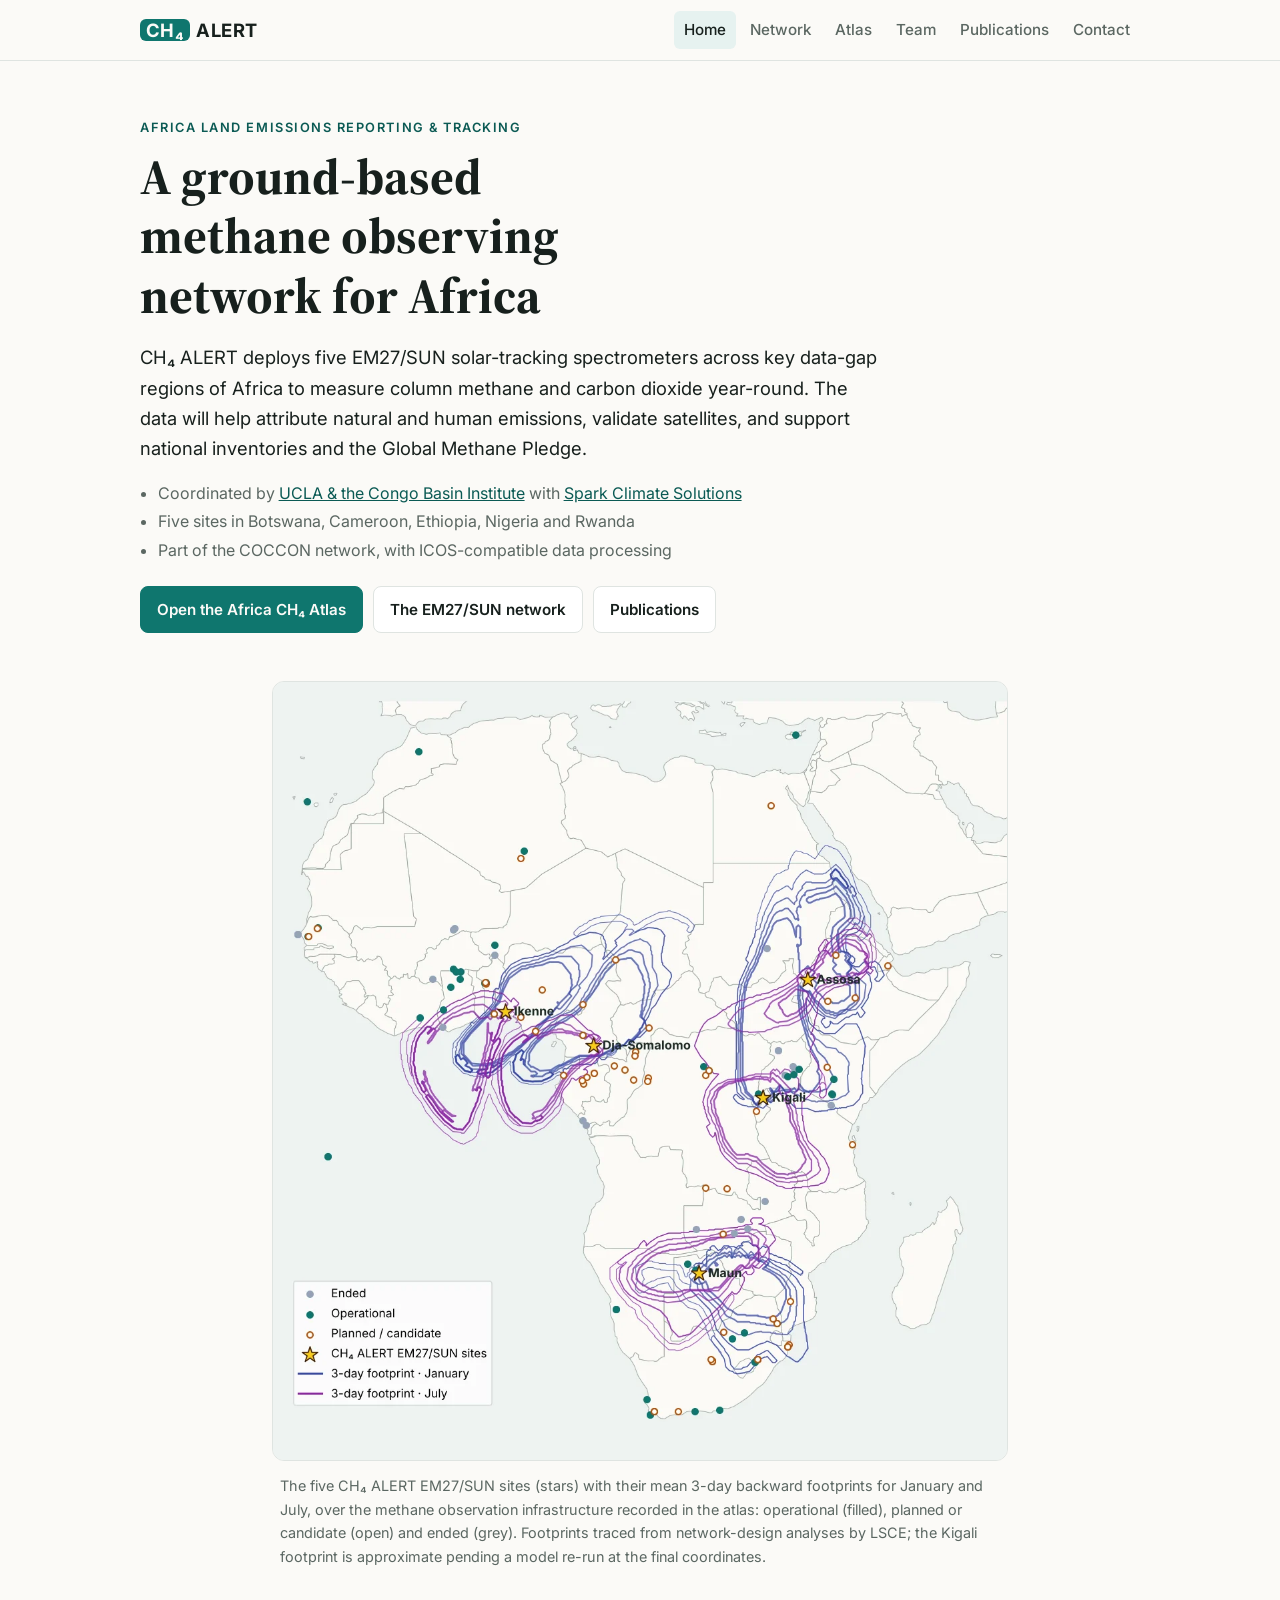
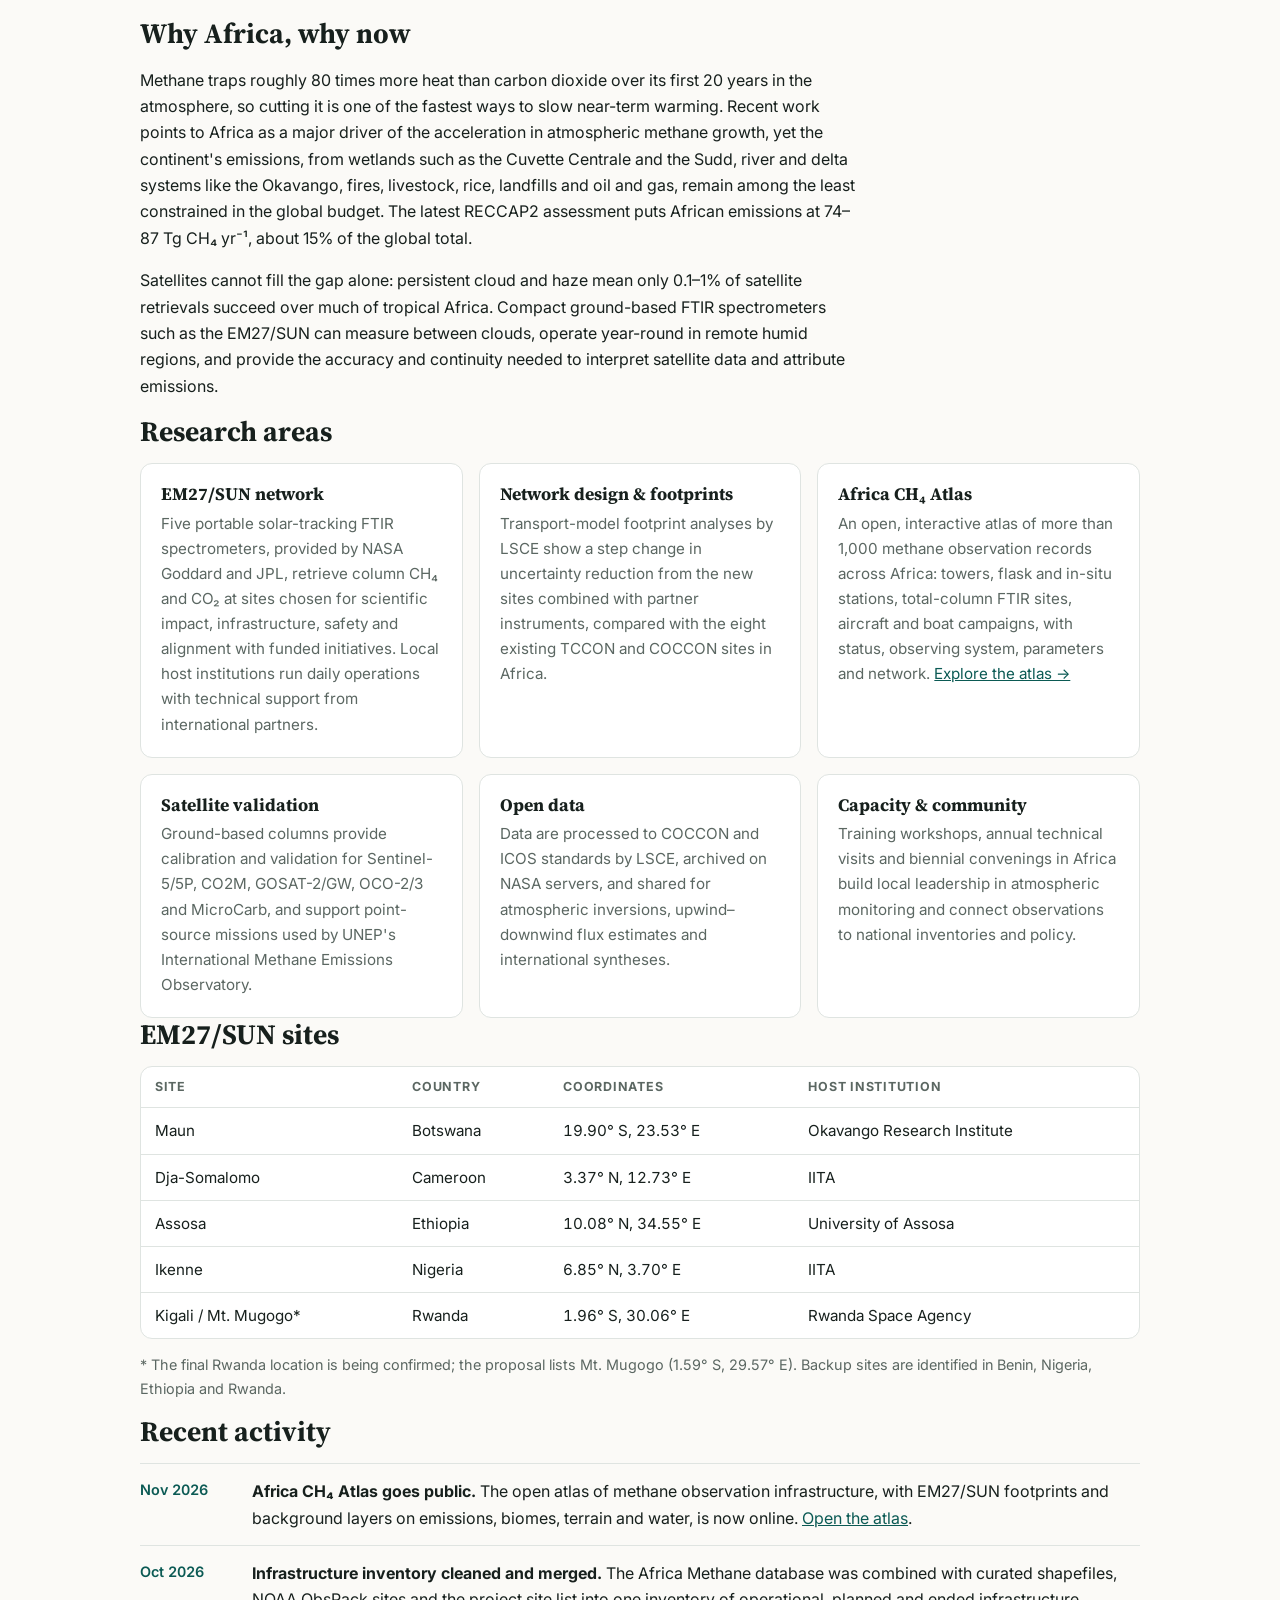
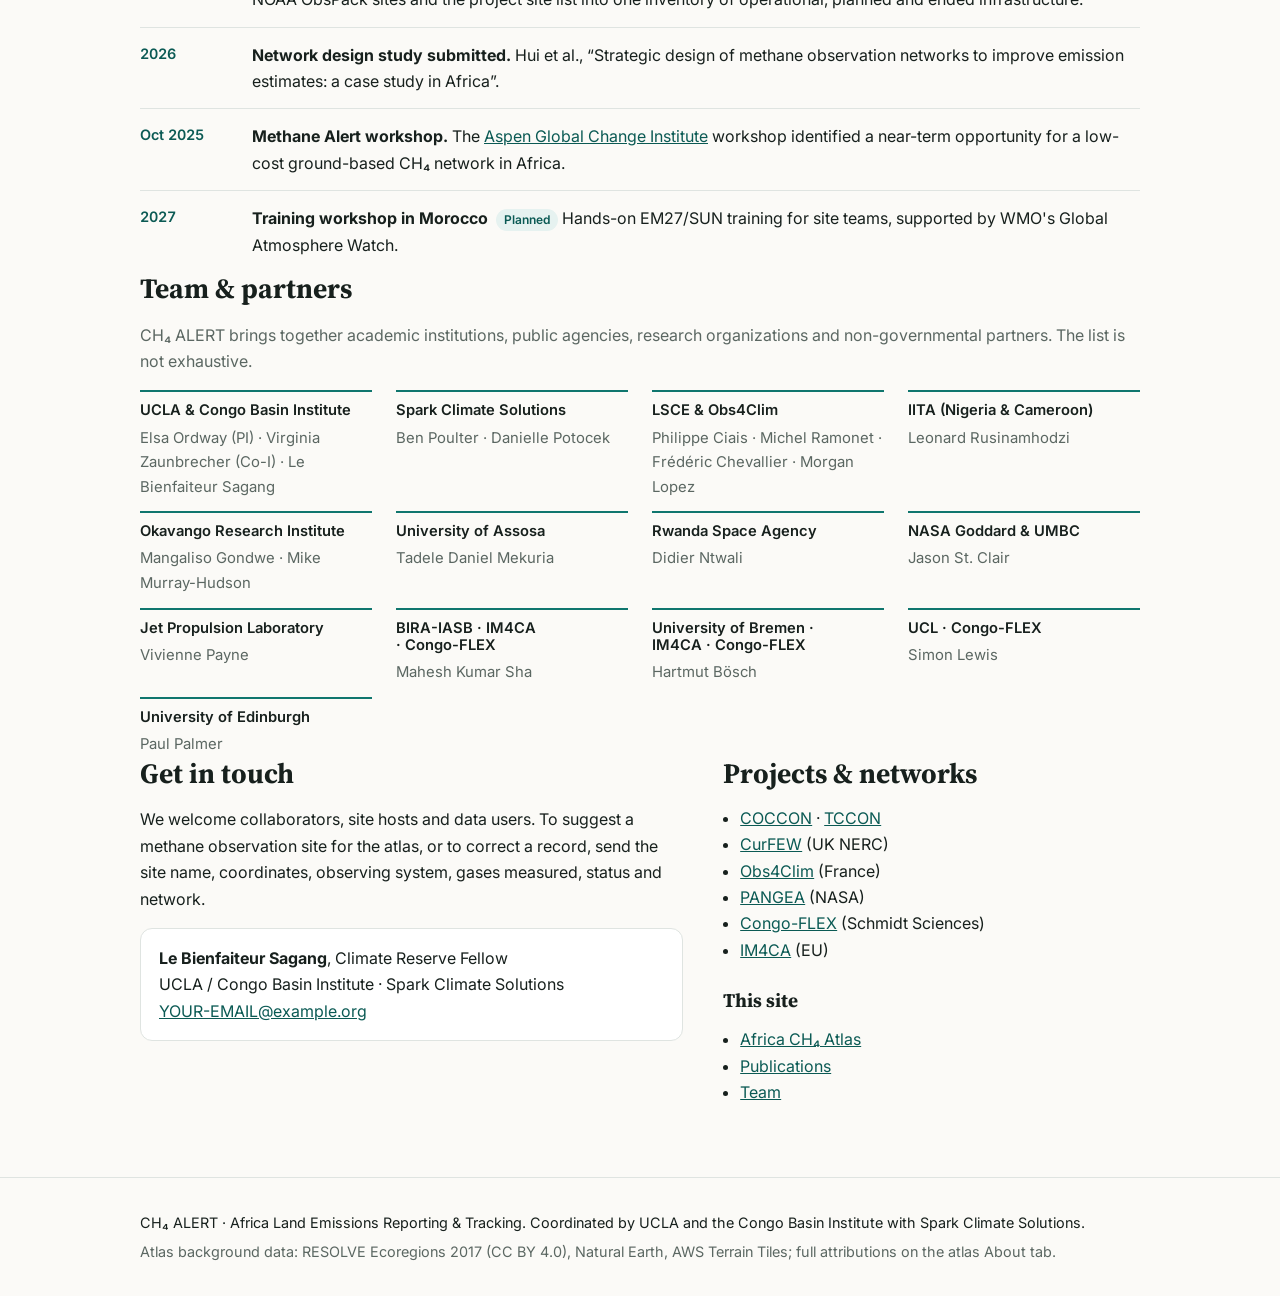
<file: index.html>
<!doctype html>
<html lang="en">
<head>
<meta charset="utf-8">
<meta name="viewport" content="width=device-width, initial-scale=1">
<title>CH₄ ALERT · Africa Land Emissions Reporting &amp; Tracking</title>
<meta name="description" content="CH₄ ALERT is building a ground-based methane observing network across Africa with EM27/SUN spectrometers, and an open atlas of methane observation infrastructure on the continent.">
<meta property="og:title" content="CH₄ ALERT · Africa Land Emissions Reporting & Tracking">
<meta property="og:description" content="A ground-based methane observing network for Africa, and an open atlas of methane observation infrastructure.">
<meta property="og:image" content="assets/og-image.png">
<link rel="icon" href="data:image/svg+xml,%3Csvg xmlns='http://www.w3.org/2000/svg' viewBox='0 0 32 32'%3E%3Ccircle cx='16' cy='16' r='15' fill='%230f766e'/%3E%3Ctext x='16' y='21' font-family='Arial' font-weight='700' font-size='13' fill='white' text-anchor='middle'%3ECH%E2%82%84%3C/text%3E%3C/svg%3E">
<link rel="preconnect" href="https://fonts.googleapis.com">
<link rel="preconnect" href="https://fonts.gstatic.com" crossorigin>
<link href="https://fonts.googleapis.com/css2?family=Source+Serif+4:opsz,wght@8..60,400;8..60,600;8..60,700&family=Inter:wght@400;500;600&display=swap" rel="stylesheet">
<link rel="stylesheet" href="style.css">
</head>
<body>
<a class="skip" href="#main">Skip to content</a>

<header class="site-head">
  <div class="wrap head-row">
    <a class="logo" href="index.html"><span class="mark">CH₄</span> ALERT</a>
    <nav aria-label="Main">
      <a href="index.html" aria-current="page">Home</a>
      <a href="#network">Network</a>
      <a href="atlas/index.html">Atlas</a>
      <a href="#team">Team</a>
      <a href="publications.html">Publications</a>
      <a href="#contact">Contact</a>
    </nav>
  </div>
</header>

<main id="main">

<section class="hero wrap">
  <p class="eyebrow">Africa Land Emissions Reporting &amp; Tracking</p>
  <h1>A ground-based methane observing network for Africa</h1>
  <p class="lead">CH₄ ALERT deploys five EM27/SUN solar-tracking spectrometers across key data-gap regions of Africa to measure column methane and carbon dioxide year-round. The data will help attribute natural and human emissions, validate satellites, and support national inventories and the Global Methane Pledge.</p>
  <ul class="facts">
    <li>Coordinated by <a href="https://www.cbi.ucla.edu/" target="_blank" rel="noopener">UCLA &amp; the Congo Basin Institute</a> with <a href="https://www.sparkclimate.org/" target="_blank" rel="noopener">Spark Climate Solutions</a></li>
    <li>Five sites in Botswana, Cameroon, Ethiopia, Nigeria and Rwanda</li>
    <li>Part of the COCCON network, with ICOS-compatible data processing</li>
  </ul>
  <div class="cta">
    <a class="btn primary" href="atlas/index.html">Open the Africa CH₄ Atlas</a>
    <a class="btn" href="#network">The EM27/SUN network</a>
    <a class="btn" href="publications.html">Publications</a>
  </div>
</section>

<figure class="feature wrap">
  <a href="atlas/index.html"><img src="assets/network-map.webp" width="1100" height="1166" alt="Map of Africa showing the five CH₄ ALERT EM27/SUN sites as stars, their 3-day atmospheric footprints for January and July as contour lines, and other operational, planned and ended methane observation sites as dots."></a>
  <figcaption>The five CH₄ ALERT EM27/SUN sites (stars) with their mean 3-day backward footprints for January and July, over the methane observation infrastructure recorded in the atlas: operational (filled), planned or candidate (open) and ended (grey). Footprints traced from network-design analyses by LSCE; the Kigali footprint is approximate pending a model re-run at the final coordinates.</figcaption>
</figure>

<section class="wrap prose" id="overview">
  <h2>Why Africa, why now</h2>
  <p>Methane traps roughly 80 times more heat than carbon dioxide over its first 20 years in the atmosphere, so cutting it is one of the fastest ways to slow near-term warming. Recent work points to Africa as a major driver of the acceleration in atmospheric methane growth, yet the continent's emissions, from wetlands such as the Cuvette Centrale and the Sudd, river and delta systems like the Okavango, fires, livestock, rice, landfills and oil and gas, remain among the least constrained in the global budget. The latest RECCAP2 assessment puts African emissions at 74–87 Tg CH₄ yr⁻¹, about 15% of the global total.</p>
  <p>Satellites cannot fill the gap alone: persistent cloud and haze mean only 0.1–1% of satellite retrievals succeed over much of tropical Africa. Compact ground-based FTIR spectrometers such as the EM27/SUN can measure between clouds, operate year-round in remote humid regions, and provide the accuracy and continuity needed to interpret satellite data and attribute emissions.</p>
</section>

<section class="wrap" id="network">
  <h2>Research areas</h2>
  <div class="cards">
    <article class="card">
      <h3>EM27/SUN network</h3>
      <p>Five portable solar-tracking FTIR spectrometers, provided by NASA Goddard and JPL, retrieve column CH₄ and CO₂ at sites chosen for scientific impact, infrastructure, safety and alignment with funded initiatives. Local host institutions run daily operations with technical support from international partners.</p>
    </article>
    <article class="card">
      <h3>Network design &amp; footprints</h3>
      <p>Transport-model footprint analyses by LSCE show a step change in uncertainty reduction from the new sites combined with partner instruments, compared with the eight existing TCCON and COCCON sites in Africa.</p>
    </article>
    <article class="card">
      <h3>Africa CH₄ Atlas</h3>
      <p>An open, interactive atlas of more than 1,000 methane observation records across Africa: towers, flask and in-situ stations, total-column FTIR sites, aircraft and boat campaigns, with status, observing system, parameters and network. <a href="atlas/index.html">Explore the atlas →</a></p>
    </article>
    <article class="card">
      <h3>Satellite validation</h3>
      <p>Ground-based columns provide calibration and validation for Sentinel-5/5P, CO2M, GOSAT-2/GW, OCO-2/3 and MicroCarb, and support point-source missions used by UNEP's International Methane Emissions Observatory.</p>
    </article>
    <article class="card">
      <h3>Open data</h3>
      <p>Data are processed to COCCON and ICOS standards by LSCE, archived on NASA servers, and shared for atmospheric inversions, upwind–downwind flux estimates and international syntheses.</p>
    </article>
    <article class="card">
      <h3>Capacity &amp; community</h3>
      <p>Training workshops, annual technical visits and biennial convenings in Africa build local leadership in atmospheric monitoring and connect observations to national inventories and policy.</p>
    </article>
  </div>
</section>

<section class="wrap" id="sites">
  <h2>EM27/SUN sites</h2>
  <div class="table-wrap">
    <table>
      <thead><tr><th>Site</th><th>Country</th><th>Coordinates</th><th>Host institution</th></tr></thead>
      <tbody>
        <tr><td>Maun</td><td>Botswana</td><td class="num">19.90° S, 23.53° E</td><td>Okavango Research Institute</td></tr>
        <tr><td>Dja-Somalomo</td><td>Cameroon</td><td class="num">3.37° N, 12.73° E</td><td>IITA</td></tr>
        <tr><td>Assosa</td><td>Ethiopia</td><td class="num">10.08° N, 34.55° E</td><td>University of Assosa</td></tr>
        <tr><td>Ikenne</td><td>Nigeria</td><td class="num">6.85° N, 3.70° E</td><td>IITA</td></tr>
        <tr><td>Kigali / Mt. Mugogo*</td><td>Rwanda</td><td class="num">1.96° S, 30.06° E</td><td>Rwanda Space Agency</td></tr>
      </tbody>
    </table>
  </div>
  <p class="note">* The final Rwanda location is being confirmed; the proposal lists Mt. Mugogo (1.59° S, 29.57° E). Backup sites are identified in Benin, Nigeria, Ethiopia and Rwanda.</p>
</section>

<section class="wrap" id="news">
  <h2>Recent activity</h2>
  <ul class="news">
    <li><span class="date">Nov 2026</span><div><b>Africa CH₄ Atlas goes public.</b> The open atlas of methane observation infrastructure, with EM27/SUN footprints and background layers on emissions, biomes, terrain and water, is now online. <a href="atlas/index.html">Open the atlas</a>.</div></li>
    <li><span class="date">Oct 2026</span><div><b>Infrastructure inventory cleaned and merged.</b> The Africa Methane database was combined with curated shapefiles, NOAA ObsPack sites and the project site list into one inventory of operational, planned and ended infrastructure.</div></li>
    <li><span class="date">2026</span><div><b>Network design study submitted.</b> Hui et al., “Strategic design of methane observation networks to improve emission estimates: a case study in Africa”.</div></li>
    <li><span class="date">Oct 2025</span><div><b>Methane Alert workshop.</b> The <a href="https://www.agci.org/" target="_blank" rel="noopener">Aspen Global Change Institute</a> workshop identified a near-term opportunity for a low-cost ground-based CH₄ network in Africa.</div></li>
    <li><span class="date">2027</span><div><b>Training workshop in Morocco</b> <span class="tag">Planned</span> Hands-on EM27/SUN training for site teams, supported by WMO's Global Atmosphere Watch.</div></li>
  </ul>
</section>

<section class="wrap" id="team">
  <h2>Team &amp; partners</h2>
  <p class="muted">CH₄ ALERT brings together academic institutions, public agencies, research organizations and non-governmental partners. The list is not exhaustive.</p>
  <div class="team">
    <div><h3>UCLA &amp; Congo Basin Institute</h3><p>Elsa Ordway (PI) · Virginia Zaunbrecher (Co-I) · Le Bienfaiteur Sagang</p></div>
    <div><h3>Spark Climate Solutions</h3><p>Ben Poulter · Danielle Potocek</p></div>
    <div><h3>LSCE &amp; Obs4Clim</h3><p>Philippe Ciais · Michel Ramonet · Frédéric Chevallier · Morgan Lopez</p></div>
    <div><h3>IITA (Nigeria &amp; Cameroon)</h3><p>Leonard Rusinamhodzi</p></div>
    <div><h3>Okavango Research Institute</h3><p>Mangaliso Gondwe · Mike Murray-Hudson</p></div>
    <div><h3>University of Assosa</h3><p>Tadele Daniel Mekuria</p></div>
    <div><h3>Rwanda Space Agency</h3><p>Didier Ntwali</p></div>
    <div><h3>NASA Goddard &amp; UMBC</h3><p>Jason St. Clair</p></div>
    <div><h3>Jet Propulsion Laboratory</h3><p>Vivienne Payne</p></div>
    <div><h3>BIRA-IASB · IM4CA · Congo-FLEX</h3><p>Mahesh Kumar Sha</p></div>
    <div><h3>University of Bremen · IM4CA · Congo-FLEX</h3><p>Hartmut Bösch</p></div>
    <div><h3>UCL · Congo-FLEX</h3><p>Simon Lewis</p></div>
    <div><h3>University of Edinburgh</h3><p>Paul Palmer</p></div>
  </div>
</section>

<section class="wrap split" id="contact">
  <div>
    <h2>Get in touch</h2>
    <p>We welcome collaborators, site hosts and data users. To suggest a methane observation site for the atlas, or to correct a record, send the site name, coordinates, observing system, gases measured, status and network.</p>
    <p class="contact"><b>Le Bienfaiteur Sagang</b>, Climate Reserve Fellow<br>UCLA / Congo Basin Institute · Spark Climate Solutions<br><a href="mailto:YOUR-EMAIL@example.org">YOUR-EMAIL@example.org</a></p>
  </div>
  <div>
    <h2>Projects &amp; networks</h2>
    <ul class="links">
      <li><a href="https://www.coccon.kit.edu/" target="_blank" rel="noopener">COCCON</a> · <a href="https://www.tccon.caltech.edu/" target="_blank" rel="noopener">TCCON</a></li>
      <li><a href="https://sites.google.com/view/palmer-group/home/current-science" target="_blank" rel="noopener">CurFEW</a> (UK NERC)</li>
      <li><a href="https://www.obs4clim.fr/" target="_blank" rel="noopener">Obs4Clim</a> (France)</li>
      <li><a href="https://tropicalforestscoping.com/" target="_blank" rel="noopener">PANGEA</a> (NASA)</li>
      <li><a href="https://www.schmidtsciences.org/vicc/" target="_blank" rel="noopener">Congo-FLEX</a> (Schmidt Sciences)</li>
      <li><a href="https://im4ca.eu/" target="_blank" rel="noopener">IM4CA</a> (EU)</li>
    </ul>
    <h2 class="sub">This site</h2>
    <ul class="links">
      <li><a href="atlas/index.html">Africa CH₄ Atlas</a></li>
      <li><a href="publications.html">Publications</a></li>
      <li><a href="#team">Team</a></li>
    </ul>
  </div>
</section>

</main>

<footer class="site-foot">
  <div class="wrap">
    <p>CH₄ ALERT · Africa Land Emissions Reporting &amp; Tracking. Coordinated by UCLA and the Congo Basin Institute with Spark Climate Solutions.</p>
    <p class="muted">Atlas background data: RESOLVE Ecoregions 2017 (CC BY 4.0), Natural Earth, AWS Terrain Tiles; full attributions on the atlas About tab.</p>
  </div>
</footer>
</body>
</html>
</file>
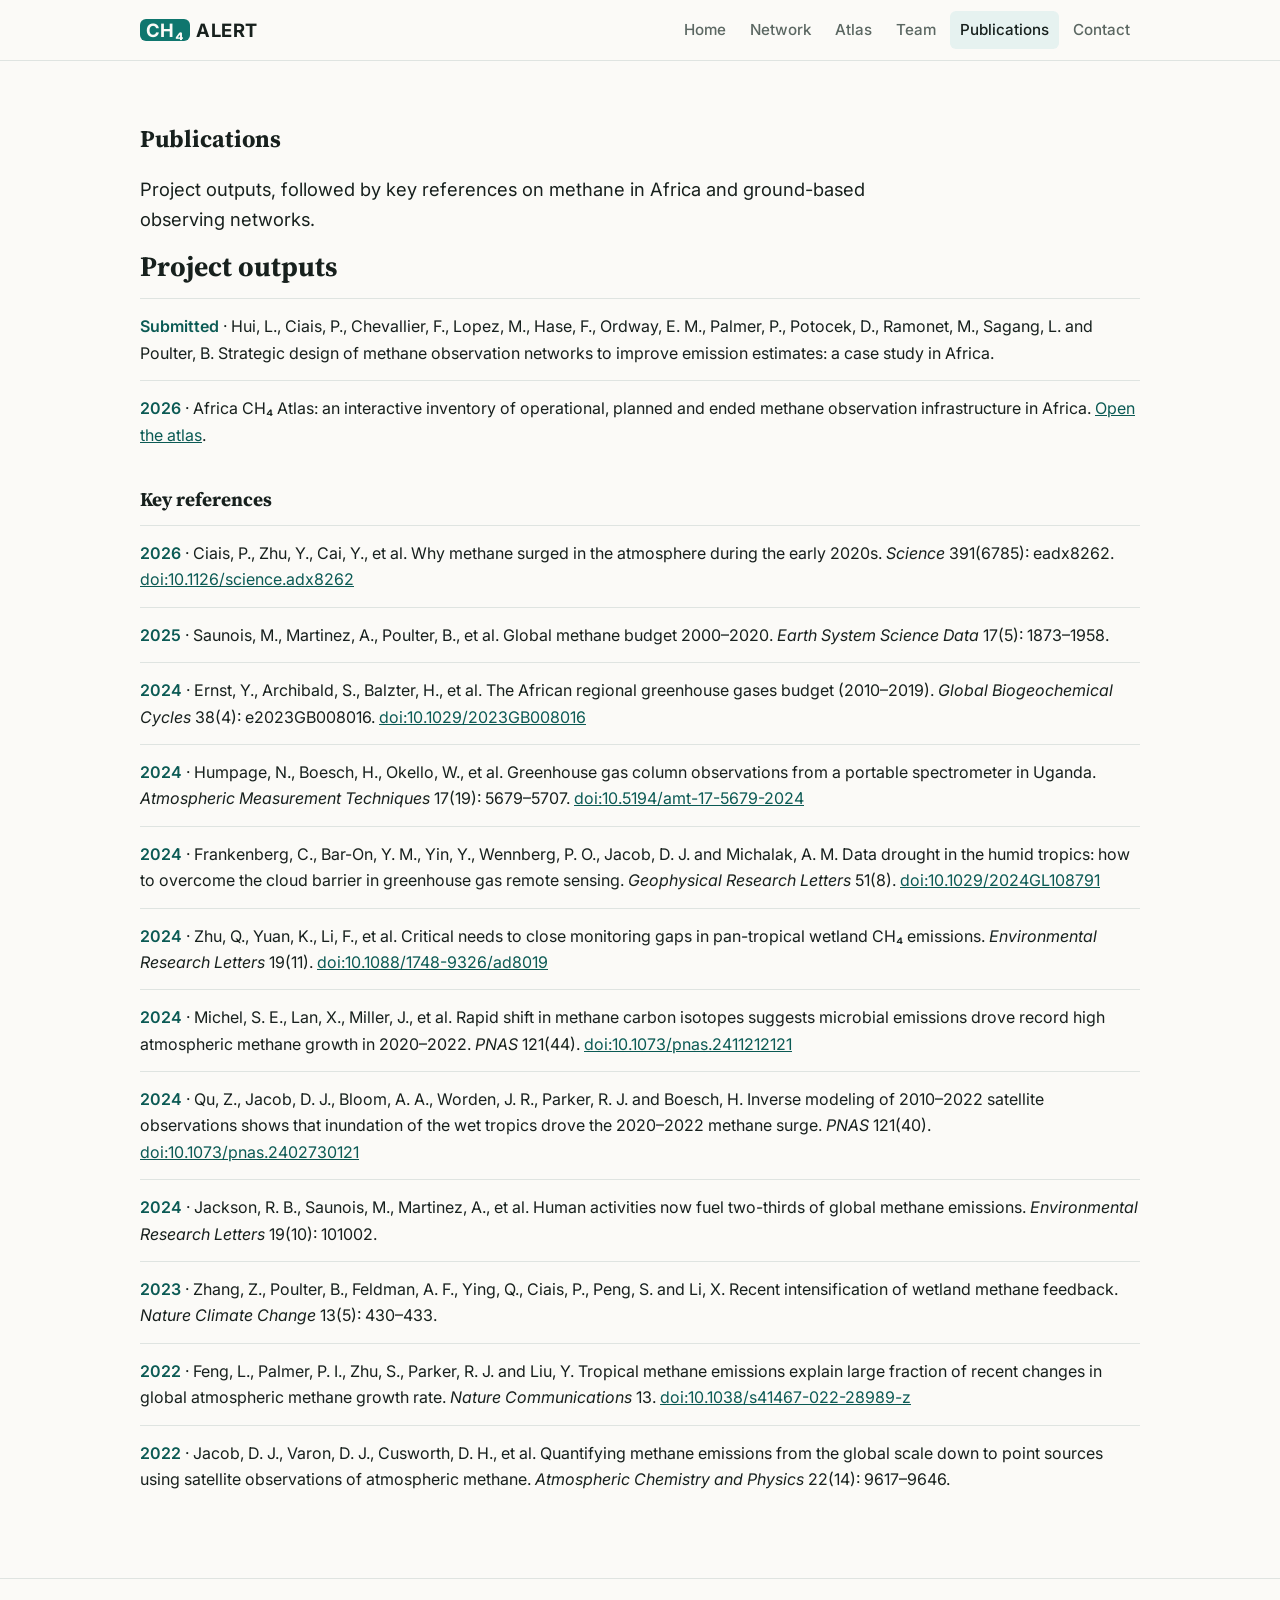
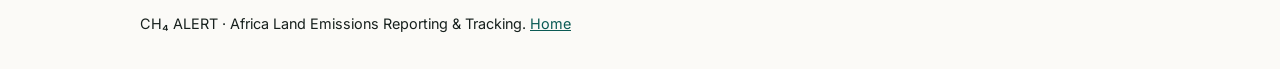
<file: publications.html>
<!doctype html>
<html lang="en">
<head>
<meta charset="utf-8">
<meta name="viewport" content="width=device-width, initial-scale=1">
<title>Publications · CH₄ ALERT</title>
<meta name="description" content="Publications and key references for CH₄ ALERT, the Africa Land Emissions Reporting & Tracking methane observing network.">
<link rel="icon" href="data:image/svg+xml,%3Csvg xmlns='http://www.w3.org/2000/svg' viewBox='0 0 32 32'%3E%3Ccircle cx='16' cy='16' r='15' fill='%230f766e'/%3E%3Ctext x='16' y='21' font-family='Arial' font-weight='700' font-size='13' fill='white' text-anchor='middle'%3ECH%E2%82%84%3C/text%3E%3C/svg%3E">
<link rel="preconnect" href="https://fonts.googleapis.com">
<link rel="preconnect" href="https://fonts.gstatic.com" crossorigin>
<link href="https://fonts.googleapis.com/css2?family=Source+Serif+4:opsz,wght@8..60,400;8..60,600;8..60,700&family=Inter:wght@400;500;600&display=swap" rel="stylesheet">
<link rel="stylesheet" href="style.css">
</head>
<body>
<a class="skip" href="#main">Skip to content</a>
<header class="site-head">
  <div class="wrap head-row">
    <a class="logo" href="index.html"><span class="mark">CH₄</span> ALERT</a>
    <nav aria-label="Main">
      <a href="index.html">Home</a>
      <a href="index.html#network">Network</a>
      <a href="atlas/index.html">Atlas</a>
      <a href="index.html#team">Team</a>
      <a href="publications.html" aria-current="page">Publications</a>
      <a href="index.html#contact">Contact</a>
    </nav>
  </div>
</header>

<main id="main" class="wrap">
<section>
  <h1>Publications</h1>
  <p class="lead">Project outputs, followed by key references on methane in Africa and ground-based observing networks.</p>

  <h2>Project outputs</h2>
  <ul class="pubs">
    <li><span class="yr">Submitted</span> · Hui, L., Ciais, P., Chevallier, F., Lopez, M., Hase, F., Ordway, E. M., Palmer, P., Potocek, D., Ramonet, M., Sagang, L. and Poulter, B. Strategic design of methane observation networks to improve emission estimates: a case study in Africa.</li>
    <li><span class="yr">2026</span> · Africa CH₄ Atlas: an interactive inventory of operational, planned and ended methane observation infrastructure in Africa. <a href="atlas/index.html">Open the atlas</a>.</li>
  </ul>

  <h2 class="sub">Key references</h2>
  <ul class="pubs">
    <li><span class="yr">2026</span> · Ciais, P., Zhu, Y., Cai, Y., et al. Why methane surged in the atmosphere during the early 2020s. <i>Science</i> 391(6785): eadx8262. <a href="https://doi.org/10.1126/science.adx8262" target="_blank" rel="noopener">doi:10.1126/science.adx8262</a></li>
    <li><span class="yr">2025</span> · Saunois, M., Martinez, A., Poulter, B., et al. Global methane budget 2000–2020. <i>Earth System Science Data</i> 17(5): 1873–1958.</li>
    <li><span class="yr">2024</span> · Ernst, Y., Archibald, S., Balzter, H., et al. The African regional greenhouse gases budget (2010–2019). <i>Global Biogeochemical Cycles</i> 38(4): e2023GB008016. <a href="https://doi.org/10.1029/2023GB008016" target="_blank" rel="noopener">doi:10.1029/2023GB008016</a></li>
    <li><span class="yr">2024</span> · Humpage, N., Boesch, H., Okello, W., et al. Greenhouse gas column observations from a portable spectrometer in Uganda. <i>Atmospheric Measurement Techniques</i> 17(19): 5679–5707. <a href="https://doi.org/10.5194/amt-17-5679-2024" target="_blank" rel="noopener">doi:10.5194/amt-17-5679-2024</a></li>
    <li><span class="yr">2024</span> · Frankenberg, C., Bar-On, Y. M., Yin, Y., Wennberg, P. O., Jacob, D. J. and Michalak, A. M. Data drought in the humid tropics: how to overcome the cloud barrier in greenhouse gas remote sensing. <i>Geophysical Research Letters</i> 51(8). <a href="https://doi.org/10.1029/2024GL108791" target="_blank" rel="noopener">doi:10.1029/2024GL108791</a></li>
    <li><span class="yr">2024</span> · Zhu, Q., Yuan, K., Li, F., et al. Critical needs to close monitoring gaps in pan-tropical wetland CH₄ emissions. <i>Environmental Research Letters</i> 19(11). <a href="https://doi.org/10.1088/1748-9326/ad8019" target="_blank" rel="noopener">doi:10.1088/1748-9326/ad8019</a></li>
    <li><span class="yr">2024</span> · Michel, S. E., Lan, X., Miller, J., et al. Rapid shift in methane carbon isotopes suggests microbial emissions drove record high atmospheric methane growth in 2020–2022. <i>PNAS</i> 121(44). <a href="https://doi.org/10.1073/pnas.2411212121" target="_blank" rel="noopener">doi:10.1073/pnas.2411212121</a></li>
    <li><span class="yr">2024</span> · Qu, Z., Jacob, D. J., Bloom, A. A., Worden, J. R., Parker, R. J. and Boesch, H. Inverse modeling of 2010–2022 satellite observations shows that inundation of the wet tropics drove the 2020–2022 methane surge. <i>PNAS</i> 121(40). <a href="https://doi.org/10.1073/pnas.2402730121" target="_blank" rel="noopener">doi:10.1073/pnas.2402730121</a></li>
    <li><span class="yr">2024</span> · Jackson, R. B., Saunois, M., Martinez, A., et al. Human activities now fuel two-thirds of global methane emissions. <i>Environmental Research Letters</i> 19(10): 101002.</li>
    <li><span class="yr">2023</span> · Zhang, Z., Poulter, B., Feldman, A. F., Ying, Q., Ciais, P., Peng, S. and Li, X. Recent intensification of wetland methane feedback. <i>Nature Climate Change</i> 13(5): 430–433.</li>
    <li><span class="yr">2022</span> · Feng, L., Palmer, P. I., Zhu, S., Parker, R. J. and Liu, Y. Tropical methane emissions explain large fraction of recent changes in global atmospheric methane growth rate. <i>Nature Communications</i> 13. <a href="https://doi.org/10.1038/s41467-022-28989-z" target="_blank" rel="noopener">doi:10.1038/s41467-022-28989-z</a></li>
    <li><span class="yr">2022</span> · Jacob, D. J., Varon, D. J., Cusworth, D. H., et al. Quantifying methane emissions from the global scale down to point sources using satellite observations of atmospheric methane. <i>Atmospheric Chemistry and Physics</i> 22(14): 9617–9646.</li>
  </ul>
</section>
</main>

<footer class="site-foot">
  <div class="wrap"><p>CH₄ ALERT · Africa Land Emissions Reporting &amp; Tracking. <a href="index.html">Home</a></p></div>
</footer>
</body>
</html>
</file>
<file: style.css>
:root{
  --bg:#fbfaf7; --panel:#ffffff; --ink:#17201d; --muted:#5b6762; --line:#dfe4e1;
  --accent:#0f766e; --accent-ink:#0b5a54; --accent-soft:#e6f2f0; --warm:#b45309;
  --serif:"Source Serif 4",Georgia,serif; --sans:Inter,system-ui,-apple-system,"Segoe UI",sans-serif;
}
@media (prefers-color-scheme:dark){
  :root{--bg:#121816;--panel:#19211e;--ink:#e7ece9;--muted:#9aa8a2;--line:#2b3531;--accent:#5eead4;--accent-ink:#99f6e4;--accent-soft:#16302c;--warm:#f59e0b}
}
*{box-sizing:border-box}
html{scroll-behavior:smooth;scroll-padding-top:72px}
body{margin:0;background:var(--bg);color:var(--ink);font:16px/1.65 var(--sans);-webkit-font-smoothing:antialiased}
a{color:var(--accent-ink)}
a:hover{text-decoration-thickness:2px}
img{max-width:100%;height:auto;display:block}
.wrap{max-width:1040px;margin:0 auto;padding:0 20px}
.skip{position:absolute;left:-999px;top:8px;background:var(--panel);padding:8px 12px;border-radius:6px;z-index:10}
.skip:focus{left:8px}
h1,h2,h3{font-family:var(--serif);line-height:1.2;text-wrap:balance}
h2{font-size:1.75rem;margin:0 0 .9rem}
h2.sub{font-size:1.2rem;margin-top:1.6rem}
h3{font-size:1.1rem;margin:0 0 .35rem}
.muted,.note{color:var(--muted)}
.note{font-size:.9rem}

.site-head{position:sticky;top:0;z-index:5;background:color-mix(in srgb,var(--bg) 92%,transparent);backdrop-filter:blur(8px);border-bottom:1px solid var(--line)}
.head-row{display:flex;align-items:center;justify-content:space-between;gap:16px;min-height:60px;flex-wrap:wrap}
.logo{font:700 1.15rem var(--sans);color:var(--ink);text-decoration:none;letter-spacing:.02em}
.logo .mark{display:inline-block;background:var(--accent);color:var(--bg);border-radius:6px;padding:0 6px;margin-right:2px}
nav{display:flex;gap:4px;flex-wrap:wrap}
nav a{color:var(--muted);text-decoration:none;font-weight:500;font-size:.95rem;padding:6px 10px;border-radius:6px}
nav a:hover,nav a[aria-current]{color:var(--ink);background:var(--accent-soft)}

section{margin:64px auto}
.hero{margin-top:56px}
.eyebrow{text-transform:uppercase;letter-spacing:.12em;font-size:.8rem;font-weight:600;color:var(--accent-ink);margin:0 0 .6rem}
.hero h1{font-size:clamp(2rem,4.6vw,3.1rem);margin:0 0 1rem;max-width:22ch}
.lead{font-size:1.15rem;max-width:62ch;margin:0 0 1rem}
.facts{padding-left:1.1rem;margin:0 0 1.4rem;color:var(--muted)}
.facts li{margin:.15rem 0}
.cta{display:flex;flex-wrap:wrap;gap:10px}
.btn{display:inline-block;padding:10px 16px;border:1px solid var(--line);border-radius:8px;background:var(--panel);color:var(--ink);text-decoration:none;font-weight:600;font-size:.95rem}
.btn:hover{border-color:var(--accent)}
.btn.primary{background:var(--accent);border-color:var(--accent);color:var(--bg)}

.feature{margin:48px auto}
.feature img{border-radius:12px;border:1px solid var(--line);max-height:780px;width:auto;margin:0 auto}
.feature figcaption{color:var(--muted);font-size:.9rem;max-width:80ch;margin:.8rem auto 0}

.prose p{max-width:72ch}
.cards{display:grid;grid-template-columns:repeat(auto-fill,minmax(290px,1fr));gap:16px}
.card{background:var(--panel);border:1px solid var(--line);border-radius:12px;padding:20px}
.card p{margin:0;color:var(--muted);font-size:.95rem}

.table-wrap{overflow-x:auto;border:1px solid var(--line);border-radius:12px;background:var(--panel)}
table{border-collapse:collapse;width:100%;font-size:.95rem}
th,td{text-align:left;padding:10px 14px;border-bottom:1px solid var(--line);white-space:nowrap}
th{font-size:.78rem;text-transform:uppercase;letter-spacing:.06em;color:var(--muted)}
tbody tr:last-child td{border-bottom:0}
.num{font-variant-numeric:tabular-nums}

.news{list-style:none;padding:0;margin:0}
.news li{display:grid;grid-template-columns:96px 1fr;gap:16px;padding:14px 0;border-top:1px solid var(--line)}
.news .date{font-weight:600;color:var(--accent-ink);font-size:.9rem;font-variant-numeric:tabular-nums}
.tag{display:inline-block;font-size:.75rem;font-weight:600;padding:1px 8px;border-radius:999px;background:var(--accent-soft);color:var(--accent-ink);margin-left:4px}

.team{display:grid;grid-template-columns:repeat(auto-fill,minmax(230px,1fr));gap:12px 24px}
.team div{border-top:2px solid var(--accent);padding-top:10px}
.team h3{font-family:var(--sans);font-size:.92rem;font-weight:600}
.team p{margin:0;color:var(--muted);font-size:.93rem}

.split{display:grid;grid-template-columns:1.3fr 1fr;gap:40px}
.contact{background:var(--panel);border:1px solid var(--line);border-radius:12px;padding:16px 18px}
.links{padding-left:1.1rem;margin:0}

.pubs{list-style:none;padding:0;margin:0;counter-reset:p}
.pubs li{padding:14px 0;border-top:1px solid var(--line)}
.pubs .yr{font-weight:600;color:var(--accent-ink)}

.site-foot{border-top:1px solid var(--line);padding:28px 0;margin-top:72px;font-size:.9rem}
.site-foot p{margin:.3rem 0}

@media (max-width:720px){
  .split{grid-template-columns:1fr}
  .news li{grid-template-columns:1fr;gap:2px}
  section{margin:48px auto}
}
</file>
